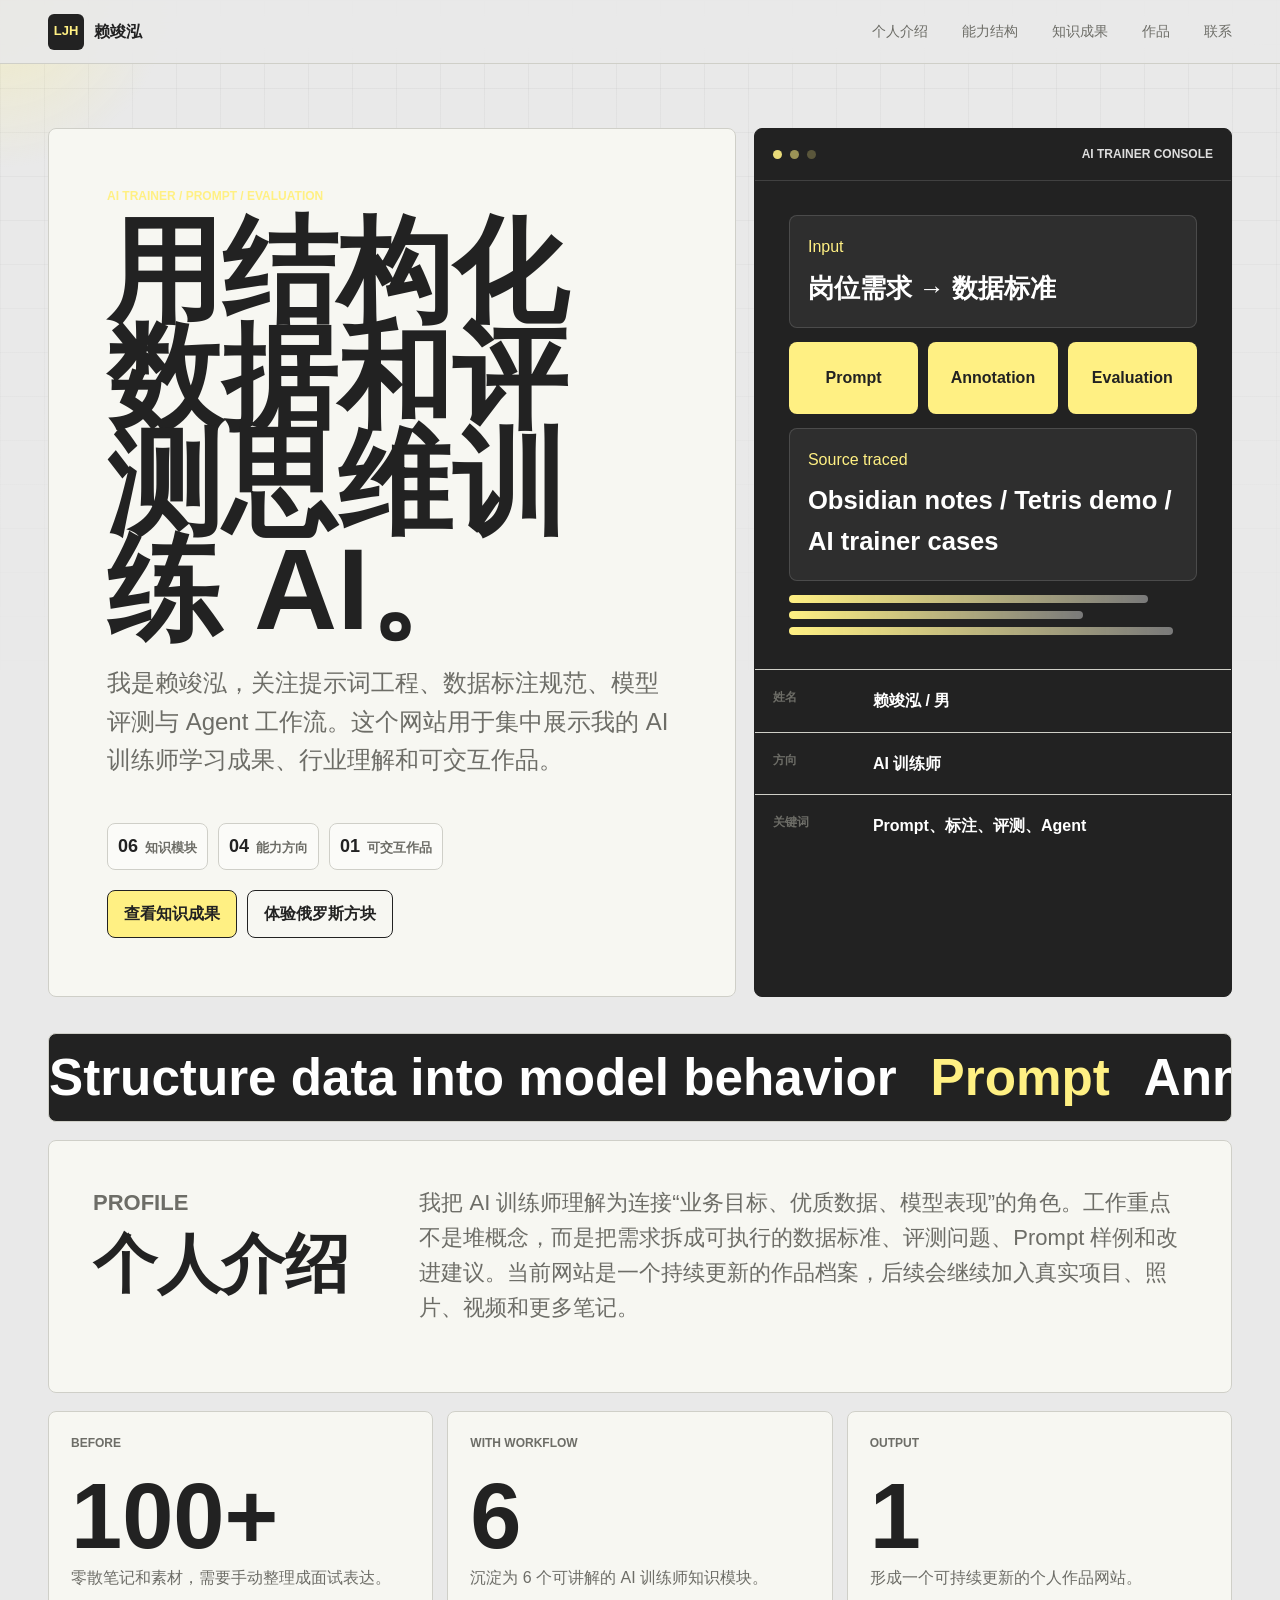
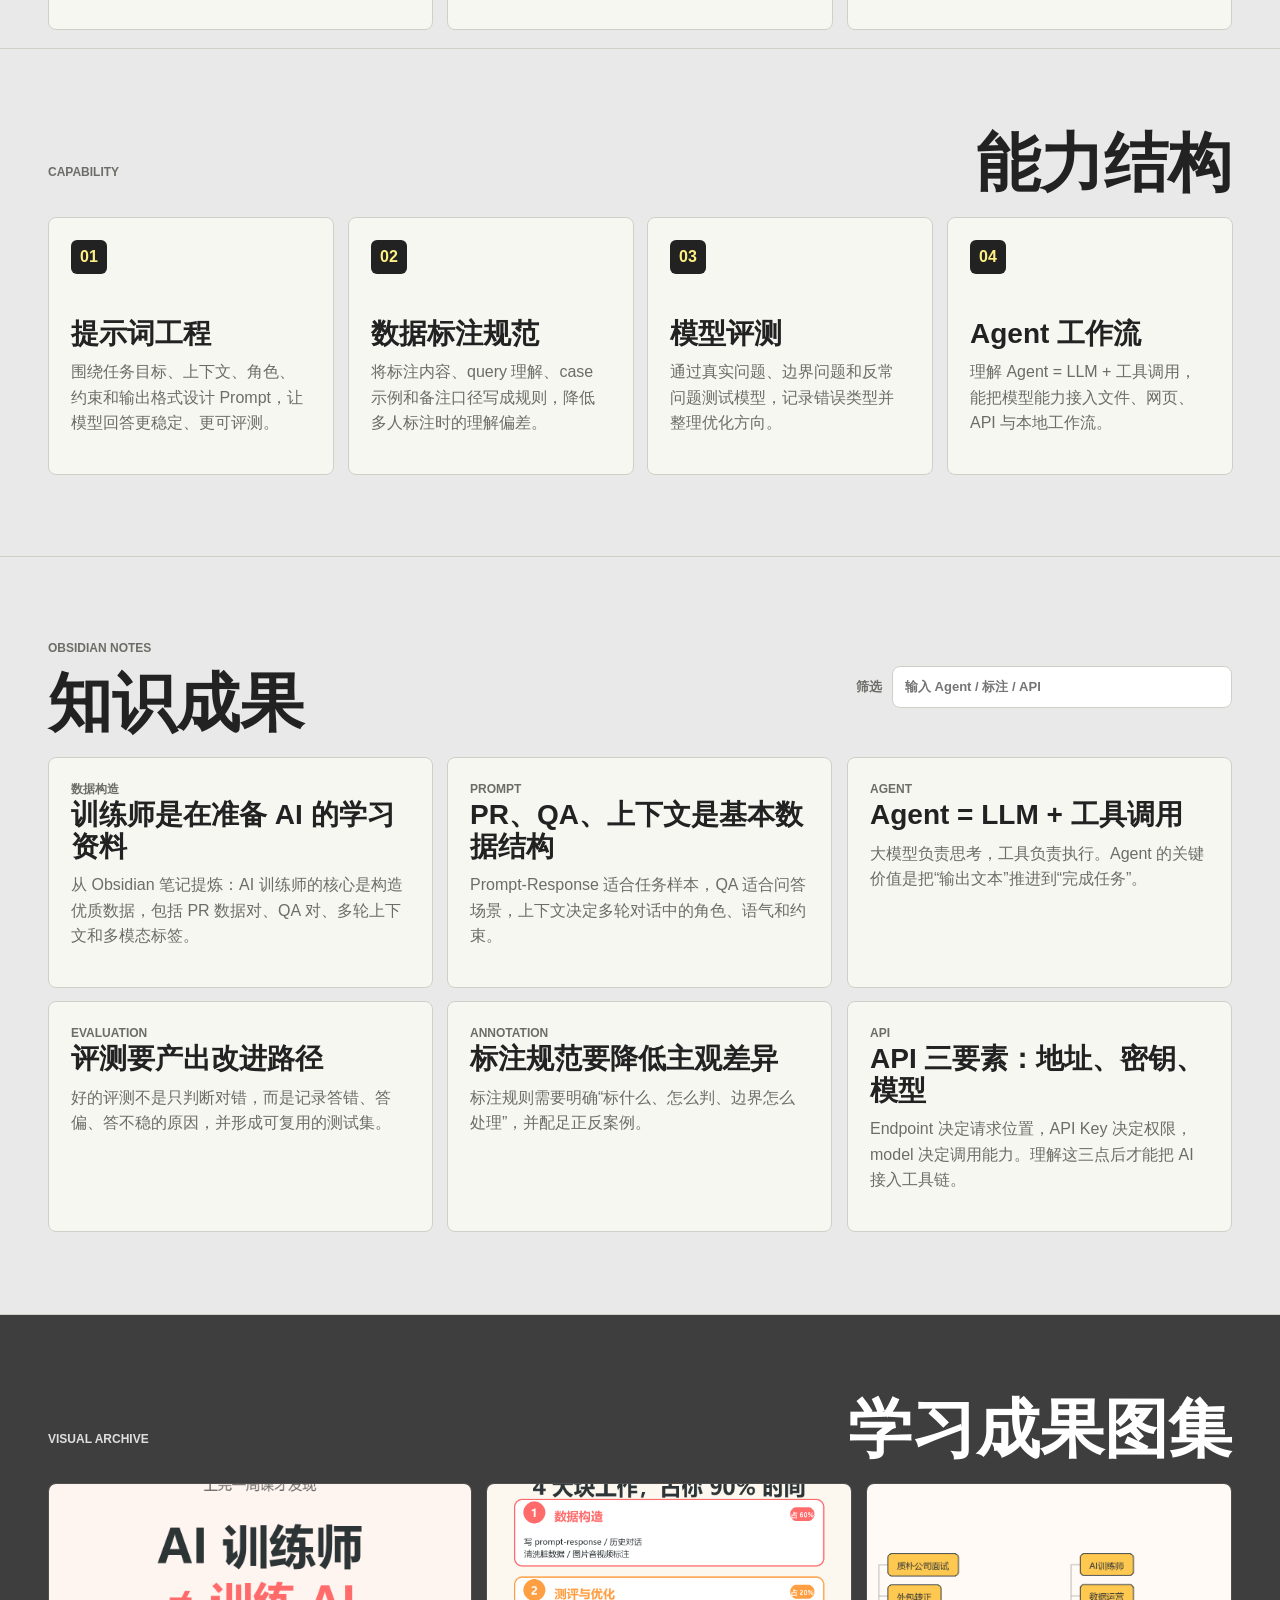
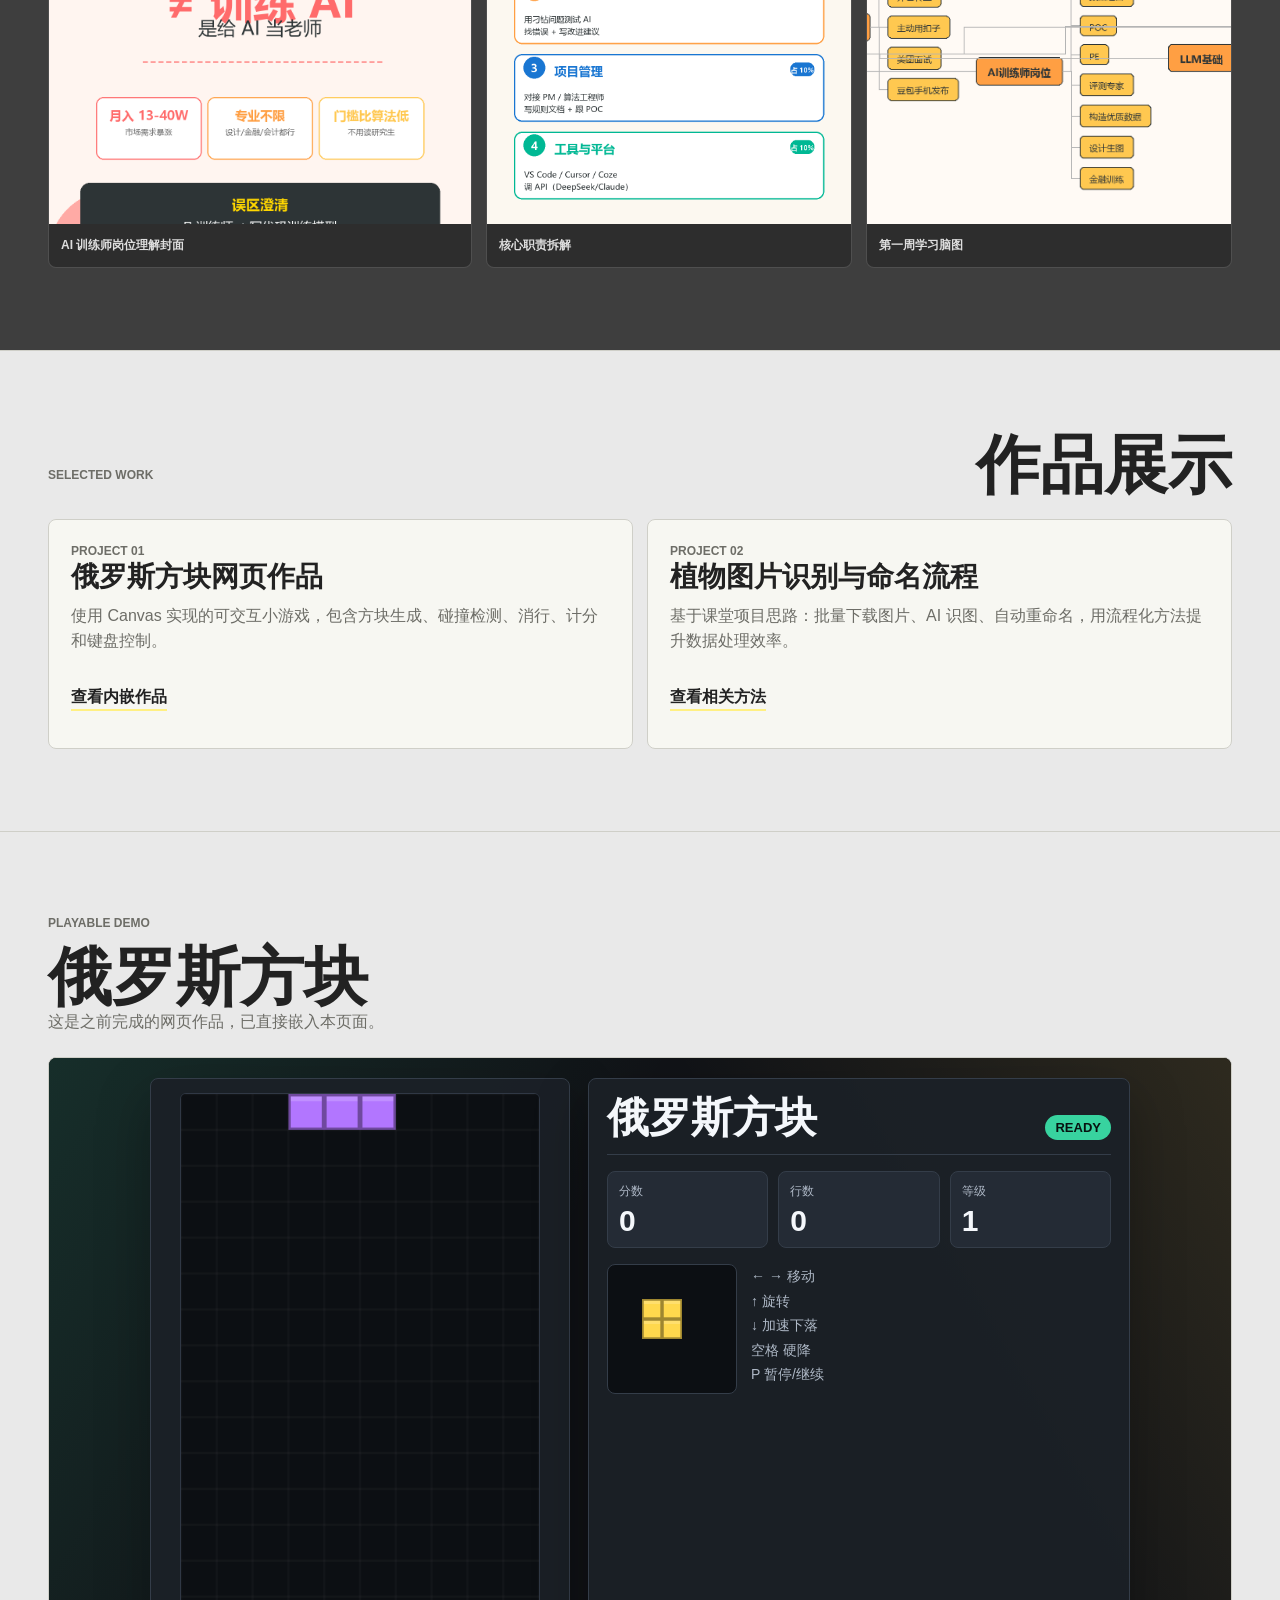
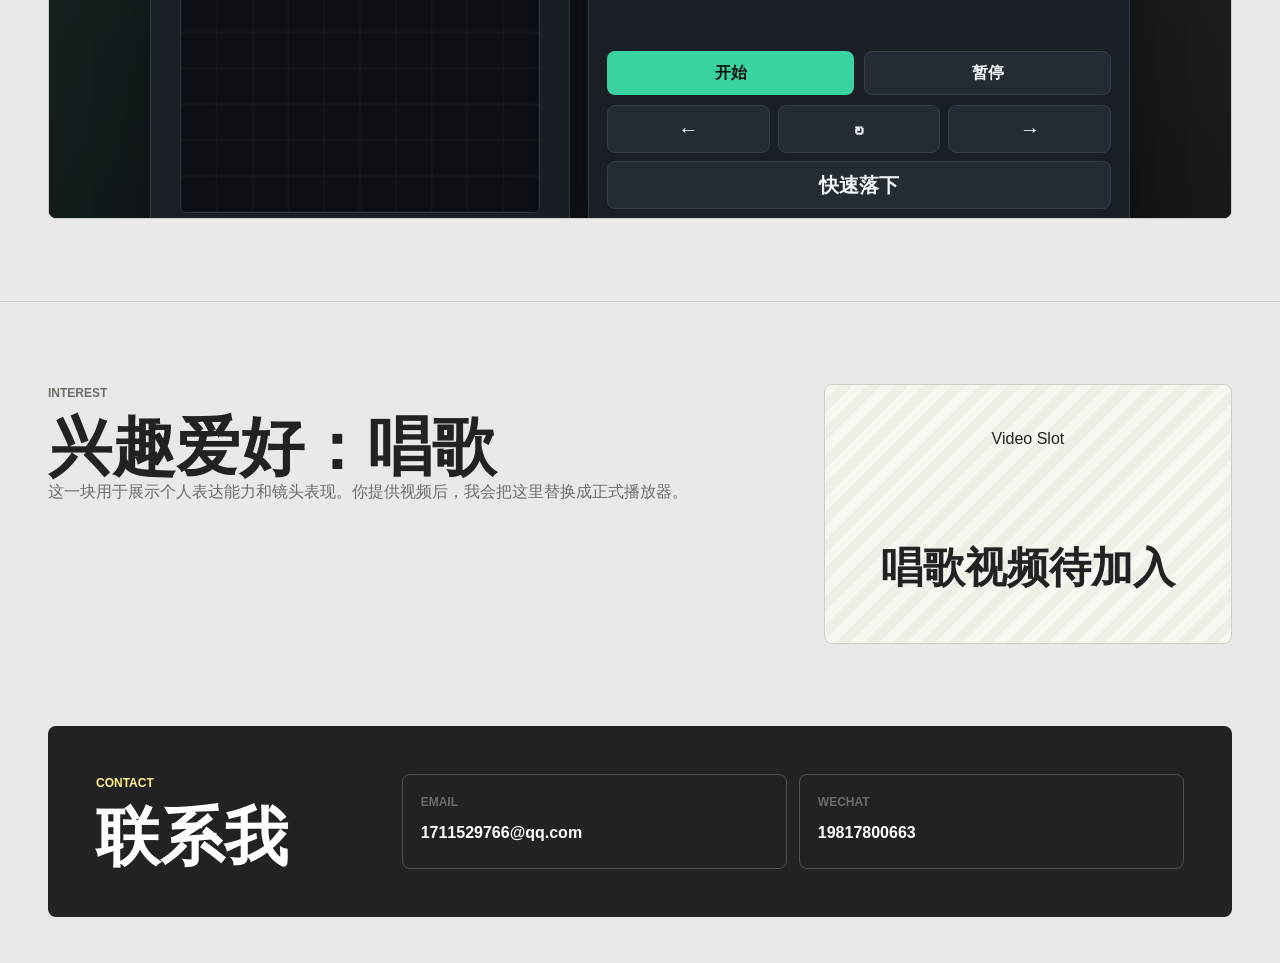
<file: index.html>
﻿<!doctype html>
<html lang="zh-CN">
<head>
  <meta charset="utf-8">
  <meta name="viewport" content="width=device-width, initial-scale=1">
  <title>赖竣泓 | AI 训练师个人网站</title>
  <meta name="description" content="赖竣泓的 AI 训练师个人网站，展示提示词工程、数据标注规范、模型评测、Agent 学习成果与网页作品。">
  <link rel="stylesheet" href="styles.css">
</head>
<body><div class="cursor-glow" aria-hidden="true"></div>
  <header class="site-header">
    <a class="brand" href="#top" aria-label="回到首页">
      <span class="brand-mark">LJH</span>
      <span>赖竣泓</span>
    </a>
    <nav class="nav-links" aria-label="主导航">
      <a href="#profile">个人介绍</a>
      <a href="#skills">能力结构</a>
      <a href="#knowledge">知识成果</a>
      <a href="#work">作品</a>
      <a href="#contact">联系</a>
    </nav>
  </header>

  <main id="top">
    <section class="hero">
      <div class="hero-copy">
        <p class="eyebrow">AI Trainer / Prompt / Evaluation</p>
        <h1>用结构化数据和评测思维训练 AI。</h1>
        <p class="lead">我是赖竣泓，关注提示词工程、数据标注规范、模型评测与 Agent 工作流。这个网站用于集中展示我的 AI 训练师学习成果、行业理解和可交互作品。</p>
        <div class="hero-proof" aria-label="核心展示指标">
          <span><strong>06</strong> 知识模块</span>
          <span><strong>04</strong> 能力方向</span>
          <span><strong>01</strong> 可交互作品</span>
        </div>
        <div class="hero-actions">
          <a class="button primary" href="#knowledge">查看知识成果</a>
          <a class="button" href="#tetris">体验俄罗斯方块</a>
        </div>
      </div>
      <aside class="hero-card agent-console" aria-label="AI训练师工作台动效区域">
        <div class="console-topbar">
          <span></span><span></span><span></span>
          <strong>AI Trainer Console</strong>
        </div>
        <div class="console-body">
          <div class="console-line active">
            <span>Input</span>
            <strong>岗位需求 → 数据标准</strong>
          </div>
          <div class="console-flow">
            <div>Prompt</div>
            <div>Annotation</div>
            <div>Evaluation</div>
          </div>
          <div class="trace-card">
            <span>Source traced</span>
            <strong>Obsidian notes / Tetris demo / AI trainer cases</strong>
          </div>
          <div class="progress-stack" aria-hidden="true">
            <i style="--w: 88%"></i>
            <i style="--w: 72%"></i>
            <i style="--w: 94%"></i>
          </div>
        </div>
        <ul class="hero-facts">
          <li><span>姓名</span><strong>赖竣泓 / 男</strong></li>
          <li><span>方向</span><strong>AI 训练师</strong></li>
          <li><span>关键词</span><strong>Prompt、标注、评测、Agent</strong></li>
        </ul>
      </aside>
    </section>

    <section class="motion-marquee" aria-label="滚动能力标语">
      <div class="marquee-track">
        <span>Structure data into model behavior</span>
        <span>Prompt</span>
        <span>Annotation</span>
        <span>Evaluation</span>
        <span>Agent workflow</span>
        <span>Structure data into model behavior</span>
        <span>Prompt</span>
        <span>Annotation</span>
        <span>Evaluation</span>
        <span>Agent workflow</span>
      </div>
    </section>

    <section class="intro-strip" id="profile">
      <div>
        <p class="eyebrow dark">Profile</p>
        <h2>个人介绍</h2>
      </div>
      <p>我把 AI 训练师理解为连接“业务目标、优质数据、模型表现”的角色。工作重点不是堆概念，而是把需求拆成可执行的数据标准、评测问题、Prompt 样例和改进建议。当前网站是一个持续更新的作品档案，后续会继续加入真实项目、照片、视频和更多笔记。</p>
    </section>

    <section class="metric-panel" aria-label="能力效率展示">
      <article>
        <span>Before</span>
        <strong data-count="100">0</strong>
        <p>零散笔记和素材，需要手动整理成面试表达。</p>
      </article>
      <article>
        <span>With workflow</span>
        <strong data-count="6">0</strong>
        <p>沉淀为 6 个可讲解的 AI 训练师知识模块。</p>
      </article>
      <article>
        <span>Output</span>
        <strong data-count="1">0</strong>
        <p>形成一个可持续更新的个人作品网站。</p>
      </article>
    </section>

    <section class="section" id="skills">
      <div class="section-title">
        <p class="eyebrow dark">Capability</p>
        <h2>能力结构</h2>
      </div>
      <div class="skill-grid">
        <article>
          <span>01</span>
          <h3>提示词工程</h3>
          <p>围绕任务目标、上下文、角色、约束和输出格式设计 Prompt，让模型回答更稳定、更可评测。</p>
        </article>
        <article>
          <span>02</span>
          <h3>数据标注规范</h3>
          <p>将标注内容、query 理解、case 示例和备注口径写成规则，降低多人标注时的理解偏差。</p>
        </article>
        <article>
          <span>03</span>
          <h3>模型评测</h3>
          <p>通过真实问题、边界问题和反常问题测试模型，记录错误类型并整理优化方向。</p>
        </article>
        <article>
          <span>04</span>
          <h3>Agent 工作流</h3>
          <p>理解 Agent = LLM + 工具调用，能把模型能力接入文件、网页、API 与本地工作流。</p>
        </article>
      </div>
    </section>

    <section class="section knowledge" id="knowledge">
      <div class="section-title with-tool">
        <div>
          <p class="eyebrow dark">Obsidian Notes</p>
          <h2>知识成果</h2>
        </div>
        <label class="inline-search">
          <span>筛选</span>
          <input id="knowledgeSearch" type="search" placeholder="输入 Agent / 标注 / API">
        </label>
      </div>
      <div class="knowledge-grid">
        <article class="knowledge-card" data-keywords="AI训练师 数据构造 prompt response">
          <span>数据构造</span>
          <h3>训练师是在准备 AI 的学习资料</h3>
          <p>从 Obsidian 笔记提炼：AI 训练师的核心是构造优质数据，包括 PR 数据对、QA 对、多轮上下文和多模态标签。</p>
        </article>
        <article class="knowledge-card" data-keywords="Prompt QA Context 上下文">
          <span>Prompt</span>
          <h3>PR、QA、上下文是基本数据结构</h3>
          <p>Prompt-Response 适合任务样本，QA 适合问答场景，上下文决定多轮对话中的角色、语气和约束。</p>
        </article>
        <article class="knowledge-card" data-keywords="Agent LLM 工具调用">
          <span>Agent</span>
          <h3>Agent = LLM + 工具调用</h3>
          <p>大模型负责思考，工具负责执行。Agent 的关键价值是把“输出文本”推进到“完成任务”。</p>
        </article>
        <article class="knowledge-card" data-keywords="模型评测 评估 优化">
          <span>Evaluation</span>
          <h3>评测要产出改进路径</h3>
          <p>好的评测不是只判断对错，而是记录答错、答偏、答不稳的原因，并形成可复用的测试集。</p>
        </article>
        <article class="knowledge-card" data-keywords="标注 规则文档 query">
          <span>Annotation</span>
          <h3>标注规范要降低主观差异</h3>
          <p>标注规则需要明确“标什么、怎么判、边界怎么处理”，并配足正反案例。</p>
        </article>
        <article class="knowledge-card" data-keywords="API endpoint key model DeepSeek">
          <span>API</span>
          <h3>API 三要素：地址、密钥、模型</h3>
          <p>Endpoint 决定请求位置，API Key 决定权限，model 决定调用能力。理解这三点后才能把 AI 接入工具链。</p>
        </article>
      </div>
    </section>

    <section class="section visual-archive">
      <div class="section-title">
        <p class="eyebrow dark">Visual Archive</p>
        <h2>学习成果图集</h2>
      </div>
      <div class="visual-grid">
        <figure>
          <img src="assets/ai-trainer-cover.png" alt="AI训练师封面图">
          <figcaption>AI 训练师岗位理解封面</figcaption>
        </figure>
        <figure>
          <img src="assets/ai-trainer-duties.png" alt="AI训练师职责图">
          <figcaption>核心职责拆解</figcaption>
        </figure>
        <figure>
          <img src="assets/week-one-map.png" alt="第一周学习脑图">
          <figcaption>第一周学习脑图</figcaption>
        </figure>
      </div>
    </section>

    <section class="section" id="work">
      <div class="section-title">
        <p class="eyebrow dark">Selected Work</p>
        <h2>作品展示</h2>
      </div>
      <div class="work-grid">
        <article class="work-card">
          <span>Project 01</span>
          <h3>俄罗斯方块网页作品</h3>
          <p>使用 Canvas 实现的可交互小游戏，包含方块生成、碰撞检测、消行、计分和键盘控制。</p>
          <a class="text-link" href="#tetris">查看内嵌作品</a>
        </article>
        <article class="work-card">
          <span>Project 02</span>
          <h3>植物图片识别与命名流程</h3>
          <p>基于课堂项目思路：批量下载图片、AI 识图、自动重命名，用流程化方法提升数据处理效率。</p>
          <a class="text-link" href="#knowledge">查看相关方法</a>
        </article>
      </div>
    </section>

    <section class="section tetris-section" id="tetris">
      <div class="section-title compact">
        <p class="eyebrow dark">Playable Demo</p>
        <h2>俄罗斯方块</h2>
        <p>这是之前完成的网页作品，已直接嵌入本页面。</p>
      </div>
      <div class="tetris-frame">
        <iframe src="tetris.html" title="俄罗斯方块小游戏"></iframe>
      </div>
    </section>

    <section class="section hobby-section" id="hobby">
      <div class="section-title compact">
        <p class="eyebrow dark">Interest</p>
        <h2>兴趣爱好：唱歌</h2>
        <p>这一块用于展示个人表达能力和镜头表现。你提供视频后，我会把这里替换成正式播放器。</p>
      </div>
      <div class="video-slot">
        <span>Video Slot</span>
        <strong>唱歌视频待加入</strong>
      </div>
    </section>

    <section class="contact" id="contact">
      <div>
        <p class="eyebrow">Contact</p>
        <h2>联系我</h2>
      </div>
      <div class="contact-list">
        <a href="mailto:1711529766@qq.com"><span>Email</span><strong>1711529766@qq.com</strong></a>
        <div><span>WeChat</span><strong>19817800663</strong></div>
      </div>
    </section>
  </main>

  <script src="script.js"></script>
</body>
</html>
</file>
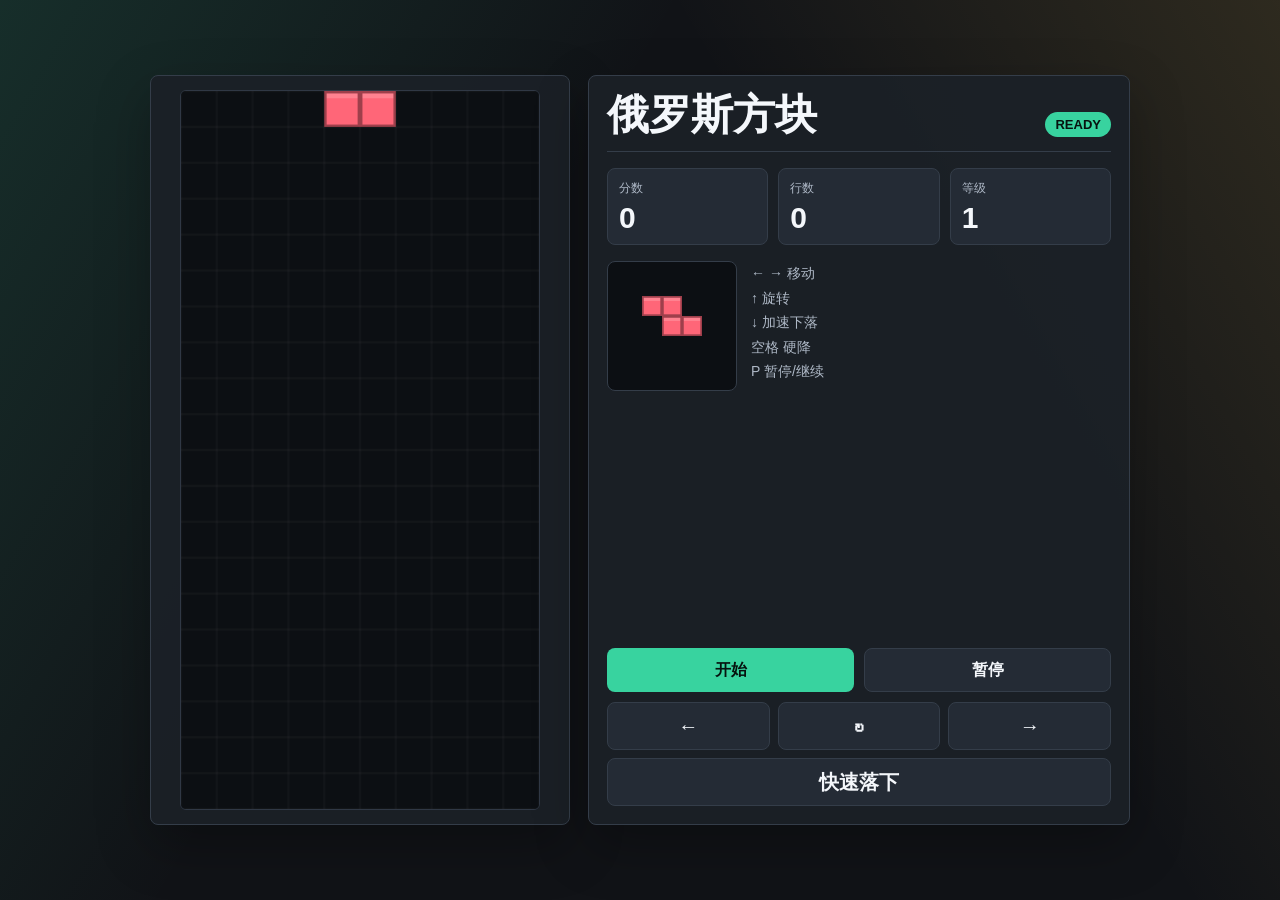
<file: tetris.html>
<!doctype html>
<html lang="zh-CN">
<head>
  <meta charset="utf-8">
  <meta name="viewport" content="width=device-width, initial-scale=1">
  <title>俄罗斯方块</title>
  <style>
    :root {
      color-scheme: dark;
      --bg: #111317;
      --panel: #1b2027;
      --panel-2: #242b35;
      --line: #343d49;
      --text: #f4f7fb;
      --muted: #aeb8c6;
      --accent: #38d39f;
      --hot: #ffcf56;
      --danger: #ff6b6b;
      --shadow: rgba(0, 0, 0, 0.28);
    }

    * {
      box-sizing: border-box;
    }

    body {
      margin: 0;
      min-height: 100vh;
      background:
        linear-gradient(120deg, rgba(56, 211, 159, 0.14), transparent 38%),
        linear-gradient(240deg, rgba(255, 207, 86, 0.12), transparent 34%),
        var(--bg);
      color: var(--text);
      font-family: "Microsoft YaHei", "Segoe UI", Arial, sans-serif;
      display: grid;
      place-items: center;
      padding: 20px;
    }

    .game-shell {
      width: min(100%, 980px);
      display: grid;
      grid-template-columns: minmax(260px, 420px) minmax(260px, 1fr);
      gap: 18px;
      align-items: stretch;
    }

    .board-wrap,
    .side {
      background: rgba(27, 32, 39, 0.94);
      border: 1px solid var(--line);
      border-radius: 8px;
      box-shadow: 0 20px 54px var(--shadow);
    }

    .board-wrap {
      padding: 14px;
      display: grid;
      place-items: center;
      min-height: 0;
    }

    canvas {
      display: block;
    }

    #board {
      width: min(100%, 360px);
      aspect-ratio: 1 / 2;
      background: #0c0f13;
      border: 1px solid #303845;
      border-radius: 6px;
    }

    .side {
      padding: 18px;
      display: grid;
      grid-template-rows: auto auto 1fr auto;
      gap: 16px;
    }

    .title-row {
      display: flex;
      align-items: baseline;
      justify-content: space-between;
      gap: 12px;
      border-bottom: 1px solid var(--line);
      padding-bottom: 14px;
    }

    h1 {
      margin: 0;
      font-size: clamp(26px, 5vw, 42px);
      letter-spacing: 0;
      line-height: 1;
    }

    .badge {
      color: #07120f;
      background: var(--accent);
      border-radius: 999px;
      font-weight: 800;
      padding: 5px 10px;
      white-space: nowrap;
      font-size: 13px;
    }

    .stats {
      display: grid;
      grid-template-columns: repeat(3, 1fr);
      gap: 10px;
    }

    .stat {
      background: var(--panel-2);
      border: 1px solid var(--line);
      border-radius: 8px;
      padding: 11px;
      min-width: 0;
    }

    .stat span {
      color: var(--muted);
      display: block;
      font-size: 12px;
      margin-bottom: 6px;
    }

    .stat strong {
      display: block;
      font-size: clamp(20px, 4vw, 30px);
      line-height: 1;
      overflow-wrap: anywhere;
    }

    .preview-area {
      display: grid;
      grid-template-columns: 130px 1fr;
      gap: 14px;
      align-items: start;
    }

    .preview-box {
      background: #0c0f13;
      border: 1px solid var(--line);
      border-radius: 8px;
      padding: 10px;
      display: grid;
      place-items: center;
      width: 130px;
      height: 130px;
    }

    #next {
      width: 100px;
      height: 100px;
    }

    .help {
      margin: 0;
      color: var(--muted);
      line-height: 1.75;
      font-size: 14px;
    }

    .controls {
      display: grid;
      gap: 10px;
      align-content: end;
    }

    .actions {
      display: grid;
      grid-template-columns: 1fr 1fr;
      gap: 10px;
    }

    button {
      border: 1px solid var(--line);
      background: var(--panel-2);
      color: var(--text);
      border-radius: 8px;
      min-height: 44px;
      font: inherit;
      font-weight: 700;
      cursor: pointer;
      transition: transform 140ms ease, border-color 140ms ease, background 140ms ease;
    }

    button:hover {
      border-color: var(--accent);
      transform: translateY(-1px);
    }

    button:active {
      transform: translateY(0);
    }

    .primary {
      background: var(--accent);
      color: #06130f;
      border-color: transparent;
    }

    .pad {
      display: grid;
      grid-template-columns: repeat(3, 1fr);
      gap: 8px;
    }

    .pad button {
      min-height: 48px;
      font-size: 20px;
    }

    .wide {
      grid-column: span 3;
    }

    .overlay {
      position: fixed;
      inset: 0;
      display: none;
      place-items: center;
      padding: 24px;
      background: rgba(7, 9, 12, 0.62);
      backdrop-filter: blur(5px);
    }

    .overlay.show {
      display: grid;
    }

    .dialog {
      width: min(100%, 360px);
      background: var(--panel);
      border: 1px solid var(--line);
      border-radius: 8px;
      padding: 22px;
      text-align: center;
      box-shadow: 0 20px 60px rgba(0, 0, 0, 0.45);
    }

    .dialog h2 {
      margin: 0 0 8px;
      font-size: 30px;
    }

    .dialog p {
      margin: 0 0 18px;
      color: var(--muted);
    }

    @media (max-width: 760px) {
      body {
        padding: 12px;
        align-items: start;
      }

      .game-shell {
        grid-template-columns: 1fr;
      }

      .side {
        grid-template-rows: auto auto auto auto;
      }

      .preview-area {
        grid-template-columns: 110px 1fr;
      }

      .preview-box {
        width: 110px;
        height: 110px;
      }

      #next {
        width: 84px;
        height: 84px;
      }
    }
  </style>
</head>
<body>
  <main class="game-shell" aria-label="俄罗斯方块游戏">
    <section class="board-wrap">
      <canvas id="board" width="300" height="600" aria-label="游戏棋盘"></canvas>
    </section>

    <aside class="side">
      <div class="title-row">
        <h1>俄罗斯方块</h1>
        <span class="badge" id="stateBadge">READY</span>
      </div>

      <div class="stats">
        <div class="stat"><span>分数</span><strong id="score">0</strong></div>
        <div class="stat"><span>行数</span><strong id="lines">0</strong></div>
        <div class="stat"><span>等级</span><strong id="level">1</strong></div>
      </div>

      <div class="preview-area">
        <div class="preview-box">
          <canvas id="next" width="120" height="120" aria-label="下一个方块"></canvas>
        </div>
        <p class="help">
          ← → 移动<br>
          ↑ 旋转<br>
          ↓ 加速下落<br>
          空格 硬降<br>
          P 暂停/继续
        </p>
      </div>

      <div class="controls">
        <div class="actions">
          <button class="primary" id="startBtn">开始</button>
          <button id="pauseBtn">暂停</button>
        </div>
        <div class="pad" aria-label="触屏控制">
          <button id="leftBtn" title="左移">←</button>
          <button id="rotateBtn" title="旋转">↻</button>
          <button id="rightBtn" title="右移">→</button>
          <button class="wide" id="dropBtn" title="硬降">快速落下</button>
        </div>
      </div>
    </aside>
  </main>

  <div class="overlay" id="overlay">
    <div class="dialog">
      <h2 id="overlayTitle">游戏结束</h2>
      <p id="overlayText">再来一局，把节奏抢回来。</p>
      <button class="primary" id="againBtn">重新开始</button>
    </div>
  </div>

  <script>
    const boardCanvas = document.querySelector("#board");
    const nextCanvas = document.querySelector("#next");
    const ctx = boardCanvas.getContext("2d");
    const nextCtx = nextCanvas.getContext("2d");

    const COLS = 10;
    const ROWS = 20;
    const BLOCK = boardCanvas.width / COLS;
    const NEXT_BLOCK = 24;

    const COLORS = {
      I: "#48d7ff",
      J: "#5d7cff",
      L: "#ffa64d",
      O: "#ffd84d",
      S: "#54e38f",
      T: "#b276ff",
      Z: "#ff6678"
    };

    const SHAPES = {
      I: [[0, 0, 0, 0], [1, 1, 1, 1], [0, 0, 0, 0], [0, 0, 0, 0]],
      J: [[1, 0, 0], [1, 1, 1], [0, 0, 0]],
      L: [[0, 0, 1], [1, 1, 1], [0, 0, 0]],
      O: [[1, 1], [1, 1]],
      S: [[0, 1, 1], [1, 1, 0], [0, 0, 0]],
      T: [[0, 1, 0], [1, 1, 1], [0, 0, 0]],
      Z: [[1, 1, 0], [0, 1, 1], [0, 0, 0]]
    };

    const scoreEl = document.querySelector("#score");
    const linesEl = document.querySelector("#lines");
    const levelEl = document.querySelector("#level");
    const stateBadge = document.querySelector("#stateBadge");
    const overlay = document.querySelector("#overlay");
    const overlayTitle = document.querySelector("#overlayTitle");
    const overlayText = document.querySelector("#overlayText");

    let grid;
    let current;
    let nextPiece;
    let score = 0;
    let lines = 0;
    let level = 1;
    let dropCounter = 0;
    let lastTime = 0;
    let running = false;
    let paused = false;
    let gameOver = false;
    let animationId = null;

    function createGrid() {
      return Array.from({ length: ROWS }, () => Array(COLS).fill(null));
    }

    function randomPiece() {
      const keys = Object.keys(SHAPES);
      const type = keys[Math.floor(Math.random() * keys.length)];
      return {
        type,
        matrix: SHAPES[type].map(row => [...row]),
        x: Math.floor(COLS / 2) - Math.ceil(SHAPES[type][0].length / 2),
        y: -1
      };
    }

    function rotate(matrix) {
      const size = matrix.length;
      return matrix.map((_, y) => matrix.map(row => row[y]).reverse());
    }

    function collides(piece, testX = piece.x, testY = piece.y, testMatrix = piece.matrix) {
      for (let y = 0; y < testMatrix.length; y++) {
        for (let x = 0; x < testMatrix[y].length; x++) {
          if (!testMatrix[y][x]) continue;
          const boardX = testX + x;
          const boardY = testY + y;
          if (boardX < 0 || boardX >= COLS || boardY >= ROWS) return true;
          if (boardY >= 0 && grid[boardY][boardX]) return true;
        }
      }
      return false;
    }

    function merge(piece) {
      piece.matrix.forEach((row, y) => {
        row.forEach((value, x) => {
          if (value && piece.y + y >= 0) {
            grid[piece.y + y][piece.x + x] = piece.type;
          }
        });
      });
    }

    function sweepLines() {
      let cleared = 0;
      for (let y = ROWS - 1; y >= 0; y--) {
        if (grid[y].every(Boolean)) {
          grid.splice(y, 1);
          grid.unshift(Array(COLS).fill(null));
          cleared++;
          y++;
        }
      }

      if (cleared) {
        const points = [0, 100, 300, 500, 800][cleared] * level;
        score += points;
        lines += cleared;
        level = Math.floor(lines / 10) + 1;
        updateHud();
      }
    }

    function spawnPiece() {
      current = nextPiece || randomPiece();
      nextPiece = randomPiece();
      if (collides(current)) {
        endGame();
      }
      drawNext();
    }

    function dropInterval() {
      return Math.max(90, 850 - (level - 1) * 70);
    }

    function move(dir) {
      if (!canControl()) return;
      if (!collides(current, current.x + dir, current.y)) {
        current.x += dir;
        draw();
      }
    }

    function softDrop() {
      if (!canControl()) return;
      if (!collides(current, current.x, current.y + 1)) {
        current.y++;
        score += 1;
      } else {
        lockPiece();
      }
      dropCounter = 0;
      updateHud();
      draw();
    }

    function hardDrop() {
      if (!canControl()) return;
      let distance = 0;
      while (!collides(current, current.x, current.y + 1)) {
        current.y++;
        distance++;
      }
      score += distance * 2;
      lockPiece();
      updateHud();
      draw();
    }

    function rotatePiece() {
      if (!canControl()) return;
      const rotated = rotate(current.matrix);
      const kicks = [0, -1, 1, -2, 2];
      for (const offset of kicks) {
        if (!collides(current, current.x + offset, current.y, rotated)) {
          current.x += offset;
          current.matrix = rotated;
          draw();
          return;
        }
      }
    }

    function lockPiece() {
      merge(current);
      sweepLines();
      spawnPiece();
    }

    function drawBlock(context, x, y, size, color) {
      context.fillStyle = color;
      context.fillRect(x, y, size, size);
      context.fillStyle = "rgba(255, 255, 255, 0.18)";
      context.fillRect(x + 2, y + 2, size - 4, 4);
      context.strokeStyle = "rgba(0, 0, 0, 0.38)";
      context.lineWidth = 2;
      context.strokeRect(x + 1, y + 1, size - 2, size - 2);
    }

    function drawBoardGrid() {
      ctx.fillStyle = "#0c0f13";
      ctx.fillRect(0, 0, boardCanvas.width, boardCanvas.height);
      ctx.strokeStyle = "rgba(255, 255, 255, 0.055)";
      ctx.lineWidth = 1;
      for (let x = 0; x <= COLS; x++) {
        ctx.beginPath();
        ctx.moveTo(x * BLOCK, 0);
        ctx.lineTo(x * BLOCK, boardCanvas.height);
        ctx.stroke();
      }
      for (let y = 0; y <= ROWS; y++) {
        ctx.beginPath();
        ctx.moveTo(0, y * BLOCK);
        ctx.lineTo(boardCanvas.width, y * BLOCK);
        ctx.stroke();
      }
    }

    function drawMatrix(matrix, offsetX, offsetY, context = ctx, size = BLOCK, type = current.type) {
      matrix.forEach((row, y) => {
        row.forEach((value, x) => {
          if (value && offsetY + y >= 0) {
            drawBlock(context, (offsetX + x) * size, (offsetY + y) * size, size, COLORS[type]);
          }
        });
      });
    }

    function draw() {
      drawBoardGrid();
      grid.forEach((row, y) => {
        row.forEach((type, x) => {
          if (type) drawBlock(ctx, x * BLOCK, y * BLOCK, BLOCK, COLORS[type]);
        });
      });
      if (current) drawMatrix(current.matrix, current.x, current.y);
    }

    function drawNext() {
      nextCtx.clearRect(0, 0, nextCanvas.width, nextCanvas.height);
      nextCtx.fillStyle = "#0c0f13";
      nextCtx.fillRect(0, 0, nextCanvas.width, nextCanvas.height);
      if (!nextPiece) return;
      const matrix = nextPiece.matrix;
      const offsetX = Math.floor((5 - matrix[0].length) / 2);
      const offsetY = Math.floor((5 - matrix.length) / 2);
      drawMatrix(matrix, offsetX, offsetY, nextCtx, NEXT_BLOCK, nextPiece.type);
    }

    function updateHud() {
      scoreEl.textContent = score;
      linesEl.textContent = lines;
      levelEl.textContent = level;
    }

    function setBadge(text, kind = "normal") {
      stateBadge.textContent = text;
      stateBadge.style.background = kind === "danger" ? "var(--danger)" : kind === "hot" ? "var(--hot)" : "var(--accent)";
    }

    function update(time = 0) {
      if (!running) return;
      const delta = time - lastTime;
      lastTime = time;
      if (!paused) {
        dropCounter += delta;
        if (dropCounter > dropInterval()) softDrop();
      }
      animationId = requestAnimationFrame(update);
    }

    function startGame() {
      grid = createGrid();
      score = 0;
      lines = 0;
      level = 1;
      dropCounter = 0;
      lastTime = 0;
      running = true;
      paused = false;
      gameOver = false;
      current = null;
      nextPiece = randomPiece();
      overlay.classList.remove("show");
      updateHud();
      setBadge("PLAY");
      spawnPiece();
      draw();
      cancelAnimationFrame(animationId);
      animationId = requestAnimationFrame(update);
    }

    function togglePause() {
      if (!running || gameOver) return;
      paused = !paused;
      setBadge(paused ? "PAUSE" : "PLAY", paused ? "hot" : "normal");
      document.querySelector("#pauseBtn").textContent = paused ? "继续" : "暂停";
    }

    function endGame() {
      running = false;
      gameOver = true;
      setBadge("OVER", "danger");
      overlayTitle.textContent = "游戏结束";
      overlayText.textContent = `最终分数 ${score}，消除 ${lines} 行。`;
      overlay.classList.add("show");
      cancelAnimationFrame(animationId);
    }

    function canControl() {
      return running && !paused && !gameOver && current;
    }

    document.addEventListener("keydown", event => {
      if (event.key === "ArrowLeft") move(-1);
      if (event.key === "ArrowRight") move(1);
      if (event.key === "ArrowDown") softDrop();
      if (event.key === "ArrowUp") rotatePiece();
      if (event.code === "Space") {
        event.preventDefault();
        hardDrop();
      }
      if (event.key.toLowerCase() === "p") togglePause();
    });

    document.querySelector("#startBtn").addEventListener("click", startGame);
    document.querySelector("#againBtn").addEventListener("click", startGame);
    document.querySelector("#pauseBtn").addEventListener("click", togglePause);
    document.querySelector("#leftBtn").addEventListener("click", () => move(-1));
    document.querySelector("#rightBtn").addEventListener("click", () => move(1));
    document.querySelector("#rotateBtn").addEventListener("click", rotatePiece);
    document.querySelector("#dropBtn").addEventListener("click", hardDrop);

    grid = createGrid();
    nextPiece = randomPiece();
    current = randomPiece();
    updateHud();
    draw();
    drawNext();
  </script>
</body>
</html>
</file>
<file: styles.css>
﻿:root {
  --bg: #e9e9e9;
  --paper: #f7f7f2;
  --ink: #222222;
  --muted: #6d6d67;
  --line: #cfcfc8;
  --dark: #3e3e3e;
  --yellow: #fff083;
  --white: #ffffff;
}

* { box-sizing: border-box; }
html { scroll-behavior: smooth; }
body {
  margin: 0;
  background: var(--bg);
  color: var(--ink);
  font-family: "Inter Tight", "Arial Narrow", "Microsoft YaHei", "PingFang SC", sans-serif;
  line-height: 1.6;
  letter-spacing: 0;
}
a { color: inherit; text-decoration: none; }
img { display: block; max-width: 100%; }
button, input { font: inherit; }

.site-header {
  position: sticky;
  top: 0;
  z-index: 10;
  display: flex;
  align-items: center;
  justify-content: space-between;
  gap: 24px;
  min-height: 64px;
  padding: 12px clamp(18px, 4vw, 48px);
  background: rgba(233, 233, 233, 0.92);
  border-bottom: 1px solid var(--line);
  backdrop-filter: blur(14px);
}
.brand { display: flex; align-items: center; gap: 10px; font-weight: 900; }
.brand-mark {
  display: grid;
  place-items: center;
  width: 36px;
  height: 36px;
  border-radius: 6px;
  background: var(--ink);
  color: var(--yellow);
  font-size: 13px;
}
.nav-links { display: flex; gap: clamp(14px, 3vw, 34px); color: var(--muted); font-size: 14px; }
.nav-links a:hover { color: var(--ink); }

main { max-width: 1440px; margin: 0 auto; }
.hero {
  display: grid;
  grid-template-columns: minmax(0, 1.18fr) minmax(320px, 0.82fr);
  gap: 18px;
  padding: clamp(22px, 5vw, 64px) clamp(18px, 4vw, 48px) 36px;
}
.hero-copy, .hero-card, .intro-strip, .skill-grid article, .knowledge-card, .work-card, .tetris-frame, .video-slot {
  border: 1px solid var(--line);
  border-radius: 8px;
  background: var(--paper);
}
.hero-copy {
  min-height: 560px;
  display: flex;
  flex-direction: column;
  justify-content: flex-end;
  padding: clamp(28px, 5vw, 58px);
}
.eyebrow {
  margin: 0 0 12px;
  color: var(--yellow);
  font-size: 12px;
  font-weight: 900;
  text-transform: uppercase;
}
.eyebrow.dark { color: var(--muted); }
h1, h2, h3, p { margin-top: 0; }
h1 {
  max-width: 900px;
  margin-bottom: 22px;
  font-size: clamp(48px, 9vw, 116px);
  line-height: 0.92;
  letter-spacing: 0;
}
h2 { margin-bottom: 0; font-size: clamp(30px, 5vw, 64px); line-height: 1; }
h3 { margin-bottom: 10px; font-size: clamp(20px, 2.2vw, 28px); line-height: 1.12; }
.lead { max-width: 760px; color: var(--muted); font-size: clamp(18px, 2vw, 24px); }
.hero-actions { display: flex; flex-wrap: wrap; gap: 10px; margin-top: 20px; }
.button {
  display: inline-flex;
  align-items: center;
  justify-content: center;
  min-height: 44px;
  padding: 10px 16px;
  border: 1px solid var(--ink);
  border-radius: 8px;
  font-weight: 900;
  transition: transform 160ms ease, background 160ms ease;
}
.button:hover { transform: translateY(-2px); }
.button.primary { background: var(--yellow); }

.hero-card { overflow: hidden; }
.portrait-box {
  min-height: 390px;
  display: grid;
  grid-template-rows: 1fr auto;
  padding: 18px;
  background: linear-gradient(135deg, #3e3e3e, #222222);
  color: var(--white);
}
.portrait-initial {
  display: grid;
  place-items: center;
  min-height: 250px;
  border: 1px solid rgba(255,255,255,.2);
  border-radius: 8px;
  color: var(--yellow);
  font-size: clamp(72px, 12vw, 140px);
  font-weight: 900;
}
.portrait-box span, .hero-facts span, .knowledge-card span, .work-card span, figcaption, .contact-list span {
  display: block;
  color: var(--muted);
  font-size: 12px;
  font-weight: 900;
  text-transform: uppercase;
}
.portrait-box strong { display: block; margin-top: 6px; font-size: 28px; }
.hero-facts { margin: 0; padding: 0; list-style: none; }
.hero-facts li { display: grid; grid-template-columns: 88px 1fr; gap: 12px; padding: 18px; border-top: 1px solid var(--line); }

.intro-strip {
  display: grid;
  grid-template-columns: minmax(220px, .36fr) minmax(0, 1fr);
  gap: clamp(20px, 4vw, 50px);
  margin: 0 clamp(18px, 4vw, 48px) 18px;
  padding: clamp(24px, 4vw, 44px);
}
.intro-strip p { max-width: 850px; font-size: clamp(17px, 2vw, 22px); color: var(--muted); }
.section { padding: clamp(44px, 7vw, 82px) clamp(18px, 4vw, 48px); border-top: 1px solid var(--line); }
.section-title { display: flex; justify-content: space-between; align-items: end; gap: 20px; margin-bottom: 22px; }
.section-title.compact { display: block; max-width: 760px; }
.section-title.compact p { color: var(--muted); }
.with-tool { align-items: center; }
.inline-search { display: flex; align-items: center; gap: 10px; color: var(--muted); font-size: 13px; font-weight: 900; }
.inline-search input {
  width: min(42vw, 340px);
  min-height: 42px;
  padding: 9px 12px;
  border: 1px solid var(--line);
  border-radius: 8px;
  background: var(--white);
}
.skill-grid, .knowledge-grid, .work-grid {
  display: grid;
  grid-template-columns: repeat(4, minmax(0, 1fr));
  gap: 14px;
}
.skill-grid article, .knowledge-card, .work-card { padding: 22px; min-height: 230px; }
.skill-grid article span {
  display: block;
  margin-bottom: 44px;
  color: var(--yellow);
  background: var(--ink);
  width: fit-content;
  padding: 4px 9px;
  border-radius: 6px;
  font-weight: 900;
}
.skill-grid article p, .knowledge-card p, .work-card p { color: var(--muted); }
.knowledge-grid { grid-template-columns: repeat(3, minmax(0, 1fr)); }
.knowledge-card { transition: transform 160ms ease, background 160ms ease; }
.knowledge-card:hover, .knowledge-card.is-match { transform: translateY(-3px); background: var(--yellow); }
.visual-archive { background: var(--dark); color: var(--white); }
.visual-archive .eyebrow.dark { color: #dedede; }
.visual-grid { display: grid; grid-template-columns: 1.1fr .95fr .95fr; gap: 14px; }
.visual-grid figure { margin: 0; border: 1px solid rgba(255,255,255,.16); border-radius: 8px; overflow: hidden; background: #2d2d2d; }
.visual-grid img { width: 100%; height: 340px; object-fit: cover; }
.visual-grid figcaption { padding: 12px; color: #dedede; }
.work-grid { grid-template-columns: repeat(2, minmax(0, 1fr)); }
.text-link { display: inline-flex; margin-top: 14px; font-weight: 900; border-bottom: 2px solid var(--yellow); }
.tetris-frame { overflow: hidden; background: #111317; }
.tetris-frame iframe { display: block; width: 100%; min-height: 760px; border: 0; }
.hobby-section { display: grid; grid-template-columns: minmax(0, .78fr) minmax(280px, .42fr); gap: 18px; }
.video-slot {
  min-height: 260px;
  display: grid;
  place-items: center;
  text-align: center;
  background: repeating-linear-gradient(135deg, #f7f7f2, #f7f7f2 10px, #efefe8 10px, #efefe8 20px);
}
.video-slot strong { font-size: clamp(24px, 4vw, 42px); }
.contact {
  margin: 0 clamp(18px, 4vw, 48px) 46px;
  padding: clamp(28px, 5vw, 48px);
  display: grid;
  grid-template-columns: minmax(220px, .36fr) minmax(0, 1fr);
  gap: 24px;
  border-radius: 8px;
  background: var(--ink);
  color: var(--white);
}
.contact-list { display: grid; grid-template-columns: repeat(2, minmax(0, 1fr)); gap: 12px; }
.contact-list a, .contact-list div { padding: 18px; border: 1px solid rgba(255,255,255,.2); border-radius: 8px; }
.contact-list strong { display: block; margin-top: 8px; overflow-wrap: anywhere; }

@media (max-width: 980px) {
  .nav-links { display: none; }
  .hero, .intro-strip, .contact, .hobby-section { grid-template-columns: 1fr; }
  .hero-copy { min-height: 500px; }
  .skill-grid, .knowledge-grid, .visual-grid { grid-template-columns: repeat(2, minmax(0, 1fr)); }
  .work-grid, .contact-list { grid-template-columns: 1fr; }
}
@media (max-width: 640px) {
  .brand span:last-child { display: none; }
  h1 { font-size: clamp(44px, 15vw, 70px); }
  .hero { padding-top: 18px; }
  .hero-copy { min-height: 430px; }
  .hero-actions, .section-title, .with-tool { display: grid; align-items: stretch; }
  .button { width: 100%; }
  .inline-search { display: grid; }
  .inline-search input { width: 100%; }
  .skill-grid, .knowledge-grid, .visual-grid { grid-template-columns: 1fr; }
  .visual-grid img { height: auto; }
  .tetris-frame iframe { min-height: 900px; }
}

/* V7-style motion layer */
body::before {
  content: "";
  position: fixed;
  inset: 0;
  z-index: -2;
  pointer-events: none;
  background-image:
    linear-gradient(rgba(34, 34, 34, 0.045) 1px, transparent 1px),
    linear-gradient(90deg, rgba(34, 34, 34, 0.045) 1px, transparent 1px);
  background-size: 44px 44px;
  mask-image: linear-gradient(to bottom, #000, transparent 78%);
}

.cursor-glow {
  position: fixed;
  left: 0;
  top: 0;
  z-index: -1;
  width: 360px;
  height: 360px;
  border-radius: 50%;
  pointer-events: none;
  background: radial-gradient(circle, rgba(255, 240, 131, 0.36), transparent 66%);
  transform: translate3d(-50%, -50%, 0);
  opacity: 0;
  transition: opacity 240ms ease;
}

body.has-pointer .cursor-glow { opacity: 1; }

.site-header { animation: headerDrop 520ms cubic-bezier(.2,.8,.2,1) both; }
.hero-copy { animation: heroRise 760ms cubic-bezier(.2,.8,.2,1) 80ms both; }
.hero-card { animation: heroRise 760ms cubic-bezier(.2,.8,.2,1) 180ms both; }
.hero-copy .eyebrow, .hero-copy h1, .hero-copy .lead, .hero-actions, .hero-proof {
  animation: fadeLift 720ms cubic-bezier(.2,.8,.2,1) both;
}
.hero-copy h1 { animation-delay: 120ms; }
.hero-copy .lead { animation-delay: 220ms; }
.hero-actions { animation-delay: 320ms; }
.hero-proof { animation-delay: 420ms; }

.hero-proof {
  display: flex;
  flex-wrap: wrap;
  gap: 10px;
  margin-top: 20px;
}
.hero-proof span {
  display: inline-flex;
  align-items: baseline;
  gap: 7px;
  padding: 8px 10px;
  border: 1px solid var(--line);
  border-radius: 8px;
  background: rgba(255, 255, 255, 0.45);
  color: var(--muted);
  font-size: 13px;
  font-weight: 900;
}
.hero-proof strong { color: var(--ink); font-size: 18px; }

.agent-console {
  background: #222222;
  color: var(--white);
  border-color: #222222;
}
.console-topbar {
  display: flex;
  align-items: center;
  gap: 8px;
  padding: 16px 18px;
  border-bottom: 1px solid rgba(255,255,255,.14);
}
.console-topbar span {
  width: 9px;
  height: 9px;
  border-radius: 999px;
  background: var(--yellow);
  opacity: .9;
}
.console-topbar span:nth-child(2) { opacity: .55; }
.console-topbar span:nth-child(3) { opacity: .25; }
.console-topbar strong { margin-left: auto; font-size: 12px; text-transform: uppercase; color: #dedede; }
.console-body {
  min-height: 390px;
  display: grid;
  gap: 14px;
  align-content: center;
  padding: clamp(20px, 4vw, 34px);
}
.console-line, .trace-card {
  padding: 18px;
  border: 1px solid rgba(255,255,255,.14);
  border-radius: 8px;
  background: rgba(255,255,255,.055);
}
.console-line span, .trace-card span { color: var(--yellow); }
.console-line strong, .trace-card strong { display: block; margin-top: 8px; font-size: clamp(18px, 2vw, 28px); }
.console-line.active { animation: pulseBorder 2.8s ease-in-out infinite; }
.console-flow {
  display: grid;
  grid-template-columns: repeat(3, 1fr);
  gap: 10px;
}
.console-flow div {
  min-height: 72px;
  display: grid;
  place-items: center;
  border-radius: 8px;
  background: var(--yellow);
  color: var(--ink);
  font-weight: 900;
  animation: floatCard 4s ease-in-out infinite;
}
.console-flow div:nth-child(2) { animation-delay: .3s; }
.console-flow div:nth-child(3) { animation-delay: .6s; }
.progress-stack { display: grid; gap: 8px; }
.progress-stack i {
  display: block;
  height: 8px;
  width: var(--w);
  border-radius: 999px;
  background: linear-gradient(90deg, var(--yellow), rgba(255,255,255,.4));
  transform-origin: left;
  animation: growLine 1.4s cubic-bezier(.2,.8,.2,1) both;
}

.motion-marquee {
  margin: 0 clamp(18px, 4vw, 48px) 18px;
  overflow: hidden;
  border: 1px solid var(--line);
  border-radius: 8px;
  background: var(--ink);
  color: var(--white);
}
.marquee-track {
  display: flex;
  width: max-content;
  gap: 34px;
  align-items: center;
  padding: 18px 0;
  animation: marquee 28s linear infinite;
}
.marquee-track span {
  flex: 0 0 auto;
  font-size: clamp(22px, 4vw, 54px);
  font-weight: 900;
  line-height: 1;
  white-space: nowrap;
}
.marquee-track span:nth-child(5n + 2),
.marquee-track span:nth-child(5n + 4) { color: var(--yellow); }

.metric-panel {
  display: grid;
  grid-template-columns: repeat(3, minmax(0, 1fr));
  gap: 14px;
  margin: 0 clamp(18px, 4vw, 48px) 18px;
}
.metric-panel article {
  min-height: 190px;
  padding: 22px;
  border: 1px solid var(--line);
  border-radius: 8px;
  background: var(--paper);
}
.metric-panel span {
  display: block;
  color: var(--muted);
  font-size: 12px;
  font-weight: 900;
  text-transform: uppercase;
}
.metric-panel strong {
  display: block;
  margin: 24px 0 10px;
  font-size: clamp(48px, 8vw, 92px);
  line-height: .85;
}
.metric-panel p { color: var(--muted); }

.reveal-ready { opacity: 0; transform: translateY(24px); }
.reveal-in { opacity: 1; transform: translateY(0); transition: opacity 640ms cubic-bezier(.2,.8,.2,1), transform 640ms cubic-bezier(.2,.8,.2,1); }
.skill-grid article, .knowledge-card, .work-card, .visual-grid figure, .button { will-change: transform; }
.skill-grid article:hover, .work-card:hover, .visual-grid figure:hover {
  transform: translateY(-5px);
  transition: transform 180ms ease, box-shadow 180ms ease;
  box-shadow: 0 18px 40px rgba(34,34,34,.12);
}

@keyframes headerDrop { from { transform: translateY(-100%); } to { transform: translateY(0); } }
@keyframes heroRise { from { opacity: 0; transform: translateY(28px); } to { opacity: 1; transform: translateY(0); } }
@keyframes fadeLift { from { opacity: 0; transform: translateY(18px); } to { opacity: 1; transform: translateY(0); } }
@keyframes pulseBorder { 0%, 100% { border-color: rgba(255,255,255,.14); } 50% { border-color: rgba(255,240,131,.8); } }
@keyframes floatCard { 0%, 100% { transform: translateY(0); } 50% { transform: translateY(-8px); } }
@keyframes growLine { from { transform: scaleX(0); } to { transform: scaleX(1); } }
@keyframes marquee { from { transform: translateX(0); } to { transform: translateX(-50%); } }

@media (prefers-reduced-motion: reduce) {
  *, *::before, *::after { animation-duration: .001ms !important; animation-iteration-count: 1 !important; transition-duration: .001ms !important; scroll-behavior: auto !important; }
}

@media (max-width: 980px) {
  .metric-panel { grid-template-columns: 1fr; }
}
@media (max-width: 640px) {
  .console-flow { grid-template-columns: 1fr; }
  .marquee-track span { font-size: 28px; }
  .hero-proof { display: grid; }
}
</file>
